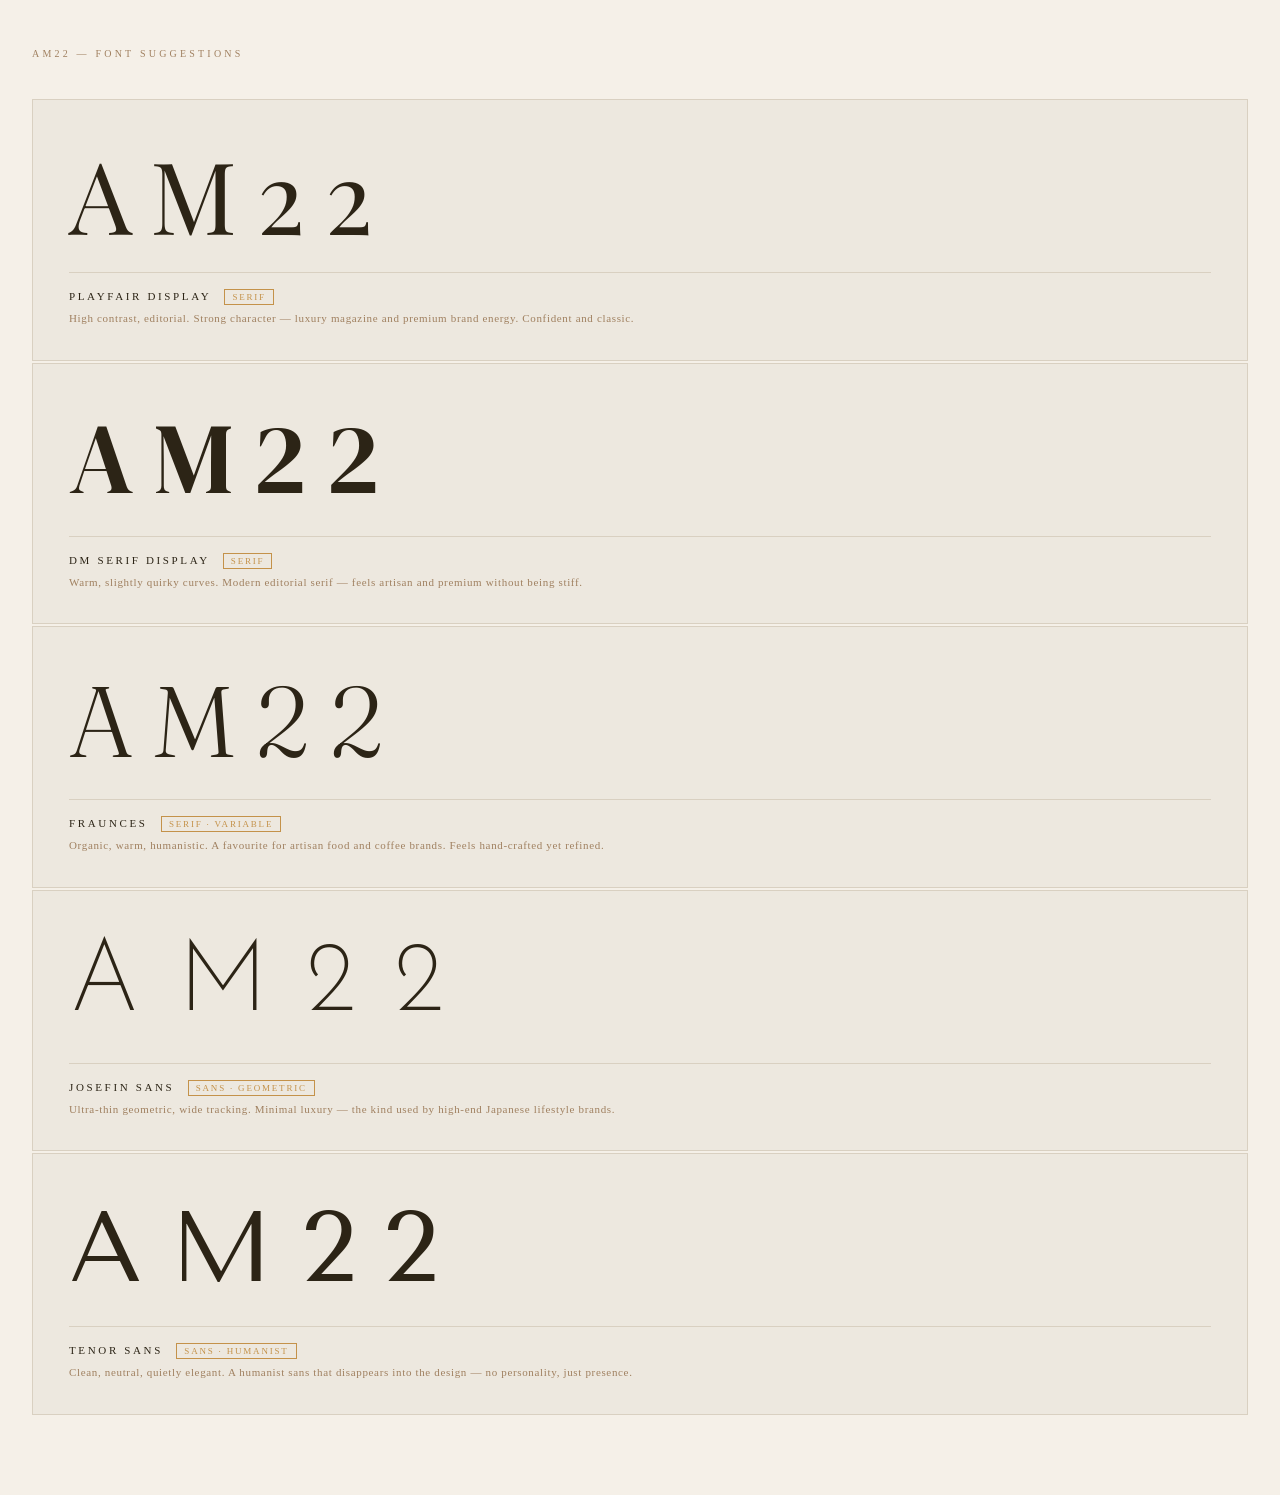
<file: font-preview.html>
<!DOCTYPE html>
<html lang="en">
<head>
  <meta charset="UTF-8" />
  <meta name="viewport" content="width=device-width, initial-scale=1.0" />
  <title>AM22 — Font Suggestions</title>
  <link rel="preconnect" href="https://fonts.googleapis.com" />
  <link rel="preconnect" href="https://fonts.gstatic.com" crossorigin />
  <link href="https://fonts.googleapis.com/css2?family=Playfair+Display:wght@400;500&family=DM+Serif+Display&family=Fraunces:opsz,wght@9..144,300;9..144,400&family=Josefin+Sans:wght@100;200;300&family=Tenor+Sans&display=swap" rel="stylesheet" />
  <style>
    *, *::before, *::after { box-sizing: border-box; margin: 0; padding: 0; }

    body {
      background: #F5F0E8;
      color: #2C2416;
      padding: 48px 32px 80px;
      font-family: 'Cormorant Garamond', Georgia, serif;
    }

    .page-title {
      font-size: 10px;
      letter-spacing: 0.32em;
      text-transform: uppercase;
      color: #A08060;
      margin-bottom: 40px;
    }

    .grid {
      display: flex;
      flex-direction: column;
      gap: 2px;
    }

    .card {
      background: #EDE8DF;
      padding: 44px 36px 32px;
      border: 1px solid #D9D0C1;
      cursor: pointer;
      transition: background 0.2s;
    }

    .card:hover { background: #E6DFD4; }

    .wordmark {
      font-size: clamp(56px, 12vw, 100px);
      letter-spacing: 0.2em;
      line-height: 1;
      color: #2C2416;
      margin-bottom: 28px;
    }

    .divider {
      width: 100%;
      height: 1px;
      background: #D9D0C1;
      margin-bottom: 16px;
    }

    .font-name {
      font-size: 11px;
      letter-spacing: 0.24em;
      text-transform: uppercase;
      color: #2C2416;
      margin-bottom: 5px;
    }

    .font-desc {
      font-size: 11px;
      letter-spacing: 0.06em;
      color: #A08060;
      line-height: 1.6;
    }

    .badge {
      display: inline-block;
      font-size: 9px;
      letter-spacing: 0.2em;
      text-transform: uppercase;
      color: #C4924A;
      border: 1px solid #C4924A;
      padding: 2px 7px;
      margin-left: 8px;
      vertical-align: middle;
    }

    /* 1 — Playfair Display */
    .f1 { font-family: 'Playfair Display', serif; font-weight: 400; }

    /* 2 — DM Serif Display */
    .f2 { font-family: 'DM Serif Display', serif; font-weight: 400; }

    /* 3 — Fraunces */
    .f3 { font-family: 'Fraunces', serif; font-weight: 300; font-variation-settings: 'opsz' 72; }

    /* 4 — Josefin Sans */
    .f4 { font-family: 'Josefin Sans', sans-serif; font-weight: 200; letter-spacing: 0.38em; }

    /* 5 — Tenor Sans */
    .f5 { font-family: 'Tenor Sans', sans-serif; font-weight: 400; letter-spacing: 0.28em; }
  </style>
</head>
<body>

  <p class="page-title">AM22 — Font Suggestions</p>

  <div class="grid">

    <div class="card">
      <div class="wordmark f1">AM22</div>
      <div class="divider"></div>
      <div class="font-name">Playfair Display <span class="badge">Serif</span></div>
      <div class="font-desc">High contrast, editorial. Strong character — luxury magazine and premium brand energy. Confident and classic.</div>
    </div>

    <div class="card">
      <div class="wordmark f2">AM22</div>
      <div class="divider"></div>
      <div class="font-name">DM Serif Display <span class="badge">Serif</span></div>
      <div class="font-desc">Warm, slightly quirky curves. Modern editorial serif — feels artisan and premium without being stiff.</div>
    </div>

    <div class="card">
      <div class="wordmark f3">AM22</div>
      <div class="divider"></div>
      <div class="font-name">Fraunces <span class="badge">Serif · Variable</span></div>
      <div class="font-desc">Organic, warm, humanistic. A favourite for artisan food and coffee brands. Feels hand-crafted yet refined.</div>
    </div>

    <div class="card">
      <div class="wordmark f4">AM22</div>
      <div class="divider"></div>
      <div class="font-name">Josefin Sans <span class="badge">Sans · Geometric</span></div>
      <div class="font-desc">Ultra-thin geometric, wide tracking. Minimal luxury — the kind used by high-end Japanese lifestyle brands.</div>
    </div>

    <div class="card">
      <div class="wordmark f5">AM22</div>
      <div class="divider"></div>
      <div class="font-name">Tenor Sans <span class="badge">Sans · Humanist</span></div>
      <div class="font-desc">Clean, neutral, quietly elegant. A humanist sans that disappears into the design — no personality, just presence.</div>
    </div>

  </div>

</body>
</html>
</file>
